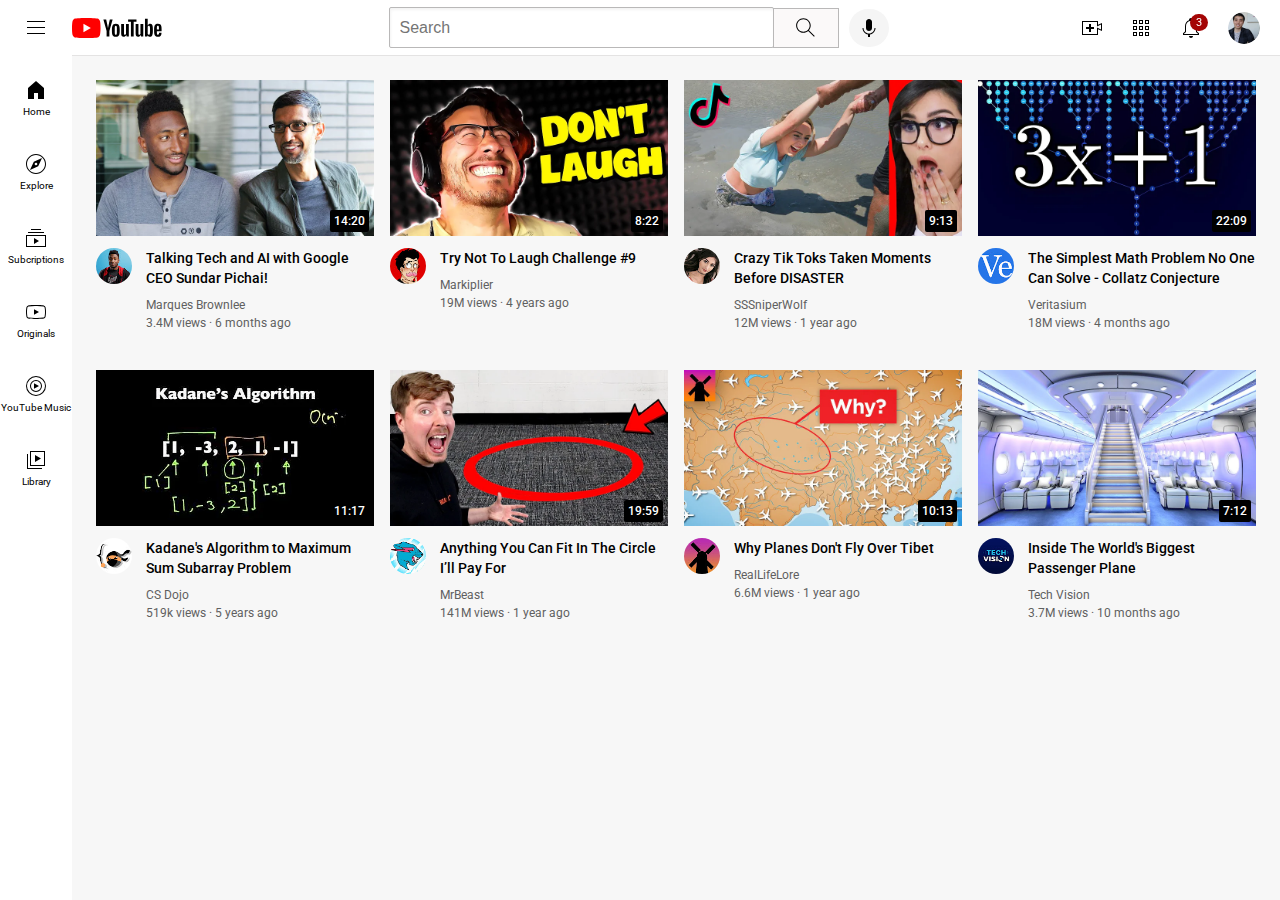
<file: index.html>
<!DOCTYPE html>
<html>
  
  <head>

    <title>YouTube.com Clone</title>

    <link rel="preconnect" href="https://fonts.googleapis.com">
    <link rel="preconnect" href="https://fonts.gstatic.com" crossorigin>
    <link href="https://fonts.googleapis.com/css2?family=Roboto:ital,wght@0,100..900;1,100..900&display=swap" rel="stylesheet">

    <link rel="stylesheet" href="styles/general.css">
    <link rel="stylesheet" href="styles/header.css">
    <link rel="stylesheet" href="styles/video.css">
    <link rel="stylesheet" href="styles/sidebar.css">

  </head>

  <body>

    <header class="header">

      <div class="left-section">

        <img class="hamburger-menu" src="icons/hamburger-menu.svg">
        <img class="youtube-logo" src="icons/youtube-logo.svg">

      </div>

      <div class="middle-section">

        <input class="search-bar" type="text" placeholder="Search">

        <!--Put position absolute inside position relative-->
        <button class="search-button">
          <img class="search-icon" src="icons/search.svg">
          <div class="tooltip">Search</div>
        </button>

        <button class="voice-search-button">
          <img class="voice-search-icon" src="icons/voice-search-icon.svg">
          <div class="tooltip">Search with your voice</div>
        </button>
      </div>

      <div class="right-section">

        <div class="upload-icon-container">
          <img class="upload-icon" src="icons/upload.svg">
          <div class="tooltip">Create</div>
        </div>
        
        <div class="youtube-apps-icon-container">
          <img class="youtube-apps-icon" src="icons/youtube-apps.svg">
          <div class="tooltip">YouTube apps</div>
        </div>
        
        <div class="notifications-icon-container">
          <div class="notifications-icon-tooltip">
            <img class="notifications-icon" src="icons/notifications.svg">
            <div class="tooltip">Notifications</div>
          </div>
          
          <div class="notifications-count">3</div>
        </div>
         
        <img class="current-user-picture" src="channel-pictures/my-channel.jpeg">
      </div>

    </header>

    <nav class="sidebar">
      <div class="sidebar-link">
        <img src="icons/home.svg">
        <div>Home</div>
      </div>
      <div class="sidebar-link">
        <img src="icons/explore.svg">
        <div>Explore</div>
      </div>
      <div class="sidebar-link">
        <img src="icons/subscriptions.svg">
        <div>Subcriptions</div>
      </div>
      <div class="sidebar-link">
        <img src="icons/originals.svg">
        <div>Originals</div>
      </div>
      <div class="sidebar-link">
        <img src="icons/youtube-music.svg">
        <div>YouTube Music</div>
      </div>
      <div class="sidebar-link">
        <img src="icons/library.svg">
        <div>Library</div>
      </div>
    </nav>

    <main>
      <section class="video-grid">

        <div class="video-preview">
  
          <div class="thumbnail-row">
            <img class="thumbnail" src="thumbnails/thumbnail-1.webp">
            <div class="video-time">14:20</div>
          </div>
    
          <div class="video-info-grid">
    
            <div class="channel-picture">
              <img class="profile-picture" src="channel-pictures/channel-1.jpeg">
            </div>
    
            <div class="video-info">
              <p class="video-title">
                Talking Tech and AI with Google CEO Sundar Pichai!
              </p>
          
              <p class="video-author">
                Marques Brownlee
              </p>
          
              <p class="video-stats">
                <!-- HTML character entity used -->
                3.4M views &#183; 6 months ago
              </p>
            </div>
    
          </div>
    
        </div>
    
    
        <div class="video-preview">
          <div class="thumbnail-row">
            <img class="thumbnail" src="thumbnails/thumbnail-2.webp">
            <div class="video-time">8:22</div>
          </div>
    
          <div class="video-info-grid">
    
            <div class="channel-picture">
              <img class="profile-picture" src="channel-pictures/channel-2.jpeg">
            </div>
    
            <div class="video-info">
              <p class="video-title">
                Try Not To Laugh Challenge #9
              </p>
          
              <p class="video-author">
                Markiplier
              </p>
          
              <p class="video-stats">
                19M views &#183; 4 years ago
              </p>
            </div>
    
          </div>
    
        </div>
        
        <div class="video-preview">
          <div class="thumbnail-row">
            <img class="thumbnail" src="thumbnails/thumbnail-3.webp">
            <div class="video-time">9:13</div>
          </div>
    
          <div class="video-info-grid">
    
            <div class="channel-picture">
              <img class="profile-picture" src="channel-pictures/channel-3.jpeg">
            </div>
    
            <div class="video-info">
              <p class="video-title">
                Crazy Tik Toks Taken Moments Before DISASTER
              </p>
          
              <p class="video-author">
                SSSniperWolf
              </p>
          
              <p class="video-stats">
                12M views &#183; 1 year ago
              </p>
            </div>
    
          </div>
    
        </div>
    
    
        <div class="video-preview">
          <div class="thumbnail-row">
            <img class="thumbnail" src="thumbnails/thumbnail-4.webp">
            <div class="video-time">22:09</div>
          </div>
    
          <div class="video-info-grid">
    
            <div class="channel-picture">
              <img class="profile-picture" src="channel-pictures/channel-4.jpeg">
            </div>
    
            <div class="video-info">
              <p class="video-title">
                The Simplest Math Problem No One Can Solve - Collatz Conjecture
              </p>
          
              <p class="video-author">
                Veritasium
              </p>
          
              <p class="video-stats">
                18M views &#183; 4 months ago
              </p>
            </div>
    
          </div>
    
        </div>
    
        <div class="video-preview">
          <div class="thumbnail-row">
            <img class="thumbnail" src="thumbnails/thumbnail-5.webp">
            <div class="video-time">11:17</div>
          </div>
    
          <div class="video-info-grid">
    
            <div class="channel-picture">
              <img class="profile-picture" src="channel-pictures/channel-5.jpeg">
            </div>
    
            <div class="video-info">
              <p class="video-title">
                
                Kadane's Algorithm to Maximum Sum Subarray Problem
              </p>
          
              <p class="video-author">
                CS Dojo
              </p>
          
              <p class="video-stats">
                519k views &#183; 5 years ago
              </p>
            </div>
    
          </div>
    
        </div>
    
    
        <div class="video-preview">
          <div class="thumbnail-row">
            <img class="thumbnail" src="thumbnails/thumbnail-6.webp">
            <div class="video-time">19:59</div>
          </div>
    
          <div class="video-info-grid">
    
            <div class="channel-picture">
              <img class="profile-picture" src="channel-pictures/channel-6.jpeg">
            </div>
    
            <div class="video-info">
              <p class="video-title">
                Anything You Can Fit In The Circle I’ll Pay For
              </p>
          
              <p class="video-author">
                MrBeast
              </p>
          
              <p class="video-stats">
                141M views &#183; 1 year ago
              </p>
            </div>
    
          </div>
    
        </div>

        <div class="video-preview">
          <div class="thumbnail-row">
            <img class="thumbnail" src="thumbnails/thumbnail-7.webp">
            <div class="video-time">10:13</div>
          </div>
    
          <div class="video-info-grid">
    
            <div class="channel-picture">
              <img class="profile-picture" src="channel-pictures/channel-7.jpeg">
            </div>
    
            <div class="video-info">
              <p class="video-title">
                Why Planes Don't Fly Over Tibet
              </p>
          
              <p class="video-author">
                RealLifeLore
              </p>
          
              <p class="video-stats">
                6.6M views &#183; 1 year ago
              </p>
            </div>
    
          </div>
    
        </div>

        <div class="video-preview">
          <div class="thumbnail-row">
            <img class="thumbnail" src="thumbnails/thumbnail-8.webp">
            <div class="video-time">7:12</div>
          </div>
    
          <div class="video-info-grid">
    
            <div class="channel-picture">
              <img class="profile-picture" src="channel-pictures/channel-8.jpeg">
            </div>
    
            <div class="video-info">
              <p class="video-title">
                Inside The World's Biggest Passenger Plane
              </p>
          
              <p class="video-author">
                Tech Vision
              </p>
          
              <p class="video-stats">
                3.7M views &#183; 10 months ago
              </p>
            </div>
    
          </div>
    
        </div>
  
      </section>
    </main>

  </body>
</html>
</file>
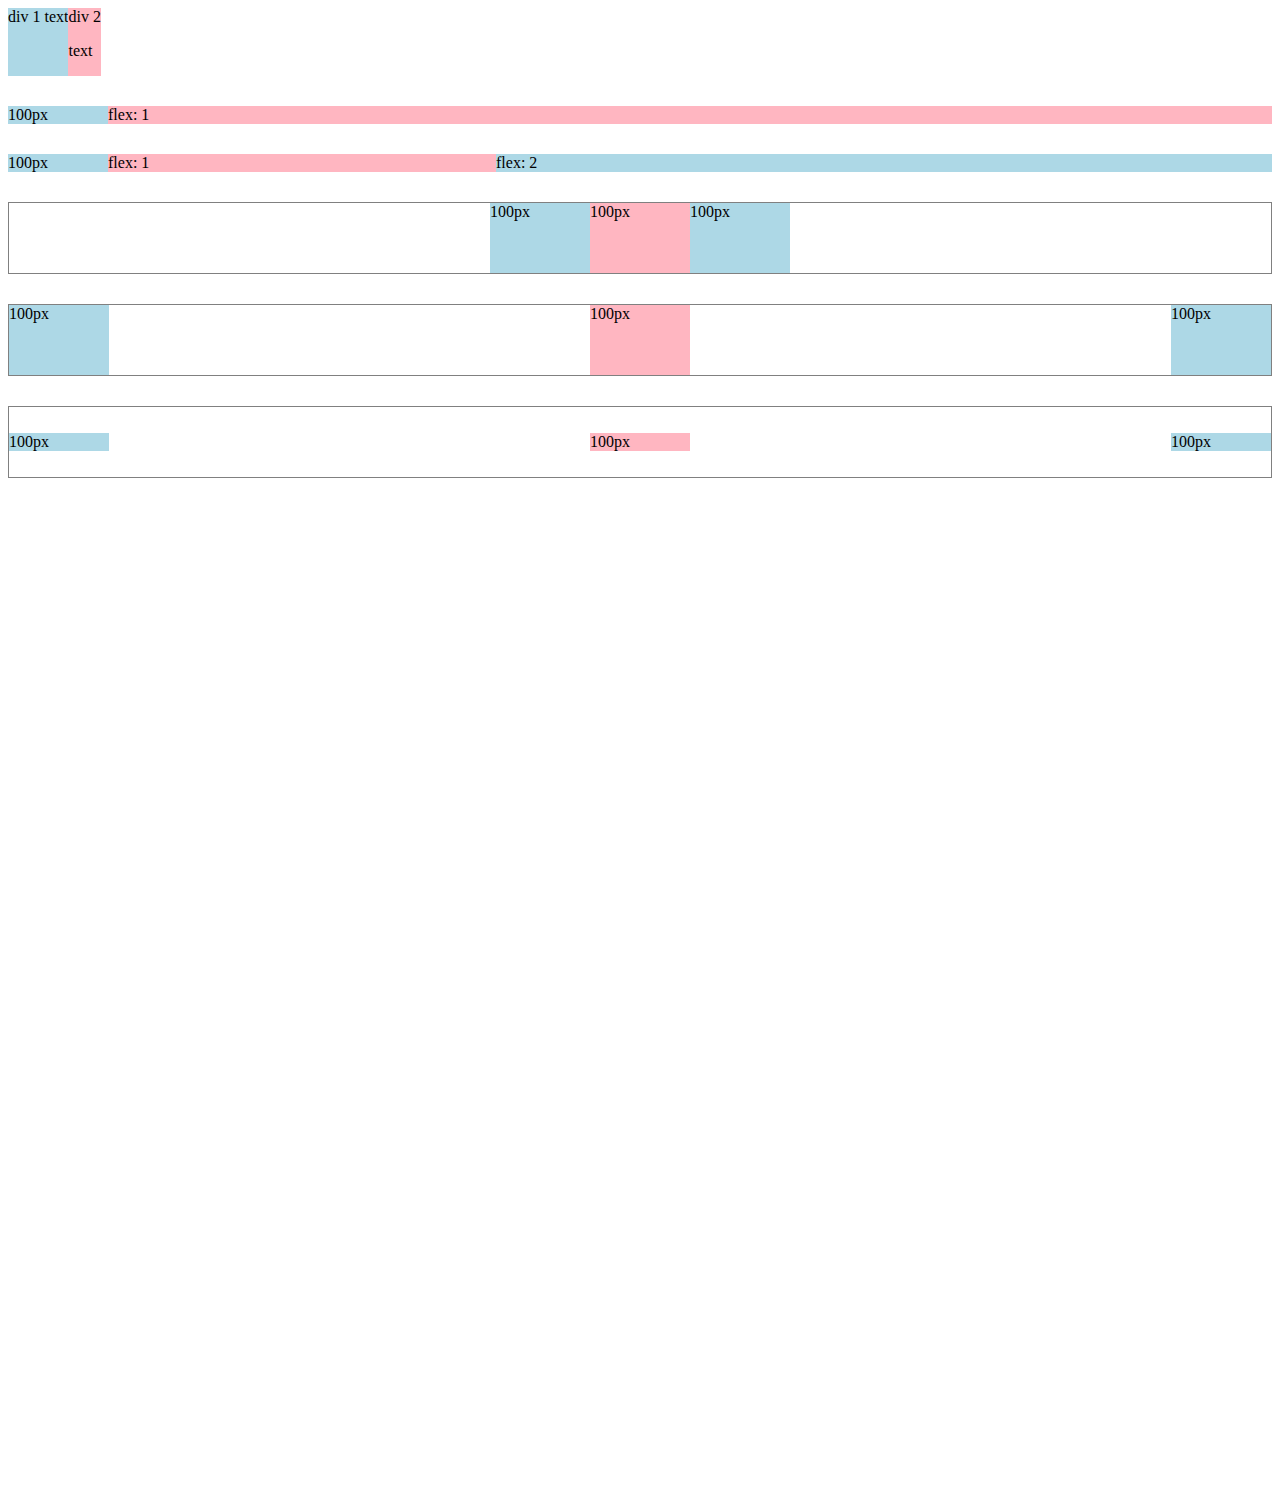
<file: flexbox.html>
<!DOCTYPE html>
<html>

  <head>
    <title>Flexbox Practice</title>
  </head>
  
  <body style="padding-bottom: 1000px;">

    <div style="
      display: flex;
      flex-direction: row;">

      <div style="background-color: lightblue;">div 1 text</div>
      <div style="background-color: lightpink;">div 2 <p>text</p></div>

    </div>

    <div style="
      display: flex;
      flex-direction: row;
      margin-top: 30px;">

      <div style="background-color: lightblue; width: 100px;">100px</div>
      <div style="background-color: lightpink; flex: 1;">flex: 1</div>

    </div>

    <div style="
      display: flex;
      flex-direction: row;
      margin-top: 30px;">

      <div style="background-color: lightblue; width: 100px;">100px</div>
      <div style="background-color: lightpink; flex: 1;">flex: 1</div>
      <div style="background-color: lightblue; flex: 2;">flex: 2</div>

    </div>

    <div style="
      display: flex;
      flex-direction: row;
      margin-top: 30px;
      height: 70px;
      border-width: 1px;
      border-style: solid;
      border-color: gray;
      justify-content: center;">

      <div style="background-color: lightblue; width: 100px;">100px</div>
      <div style="background-color: lightpink; width: 100px;">100px</div>
      <div style="background-color: lightblue; width: 100px;">100px</div>

    </div>

    <div style="
      display: flex;
      flex-direction: row;
      margin-top: 30px;
      height: 70px;
      border-width: 1px;
      border-style: solid;
      border-color: gray;
      justify-content: space-between;">

      <div style="background-color: lightblue; width: 100px;">100px</div>
      <div style="background-color: lightpink; width: 100px;">100px</div>
      <div style="background-color: lightblue; width: 100px;">100px</div>

    </div>

    <div style="
      display: flex;
      flex-direction: row;
      margin-top: 30px;
      height: 70px;
      border-width: 1px;
      border-style: solid;
      border-color: gray;
      justify-content: space-between;
      align-items: center;">

      <div style="background-color: lightblue; width: 100px;">100px</div>
      <div style="background-color: lightpink; width: 100px;">100px</div>
      <div style="background-color: lightblue; width: 100px;">100px</div>

    </div>

  </body>

</html>
</file>
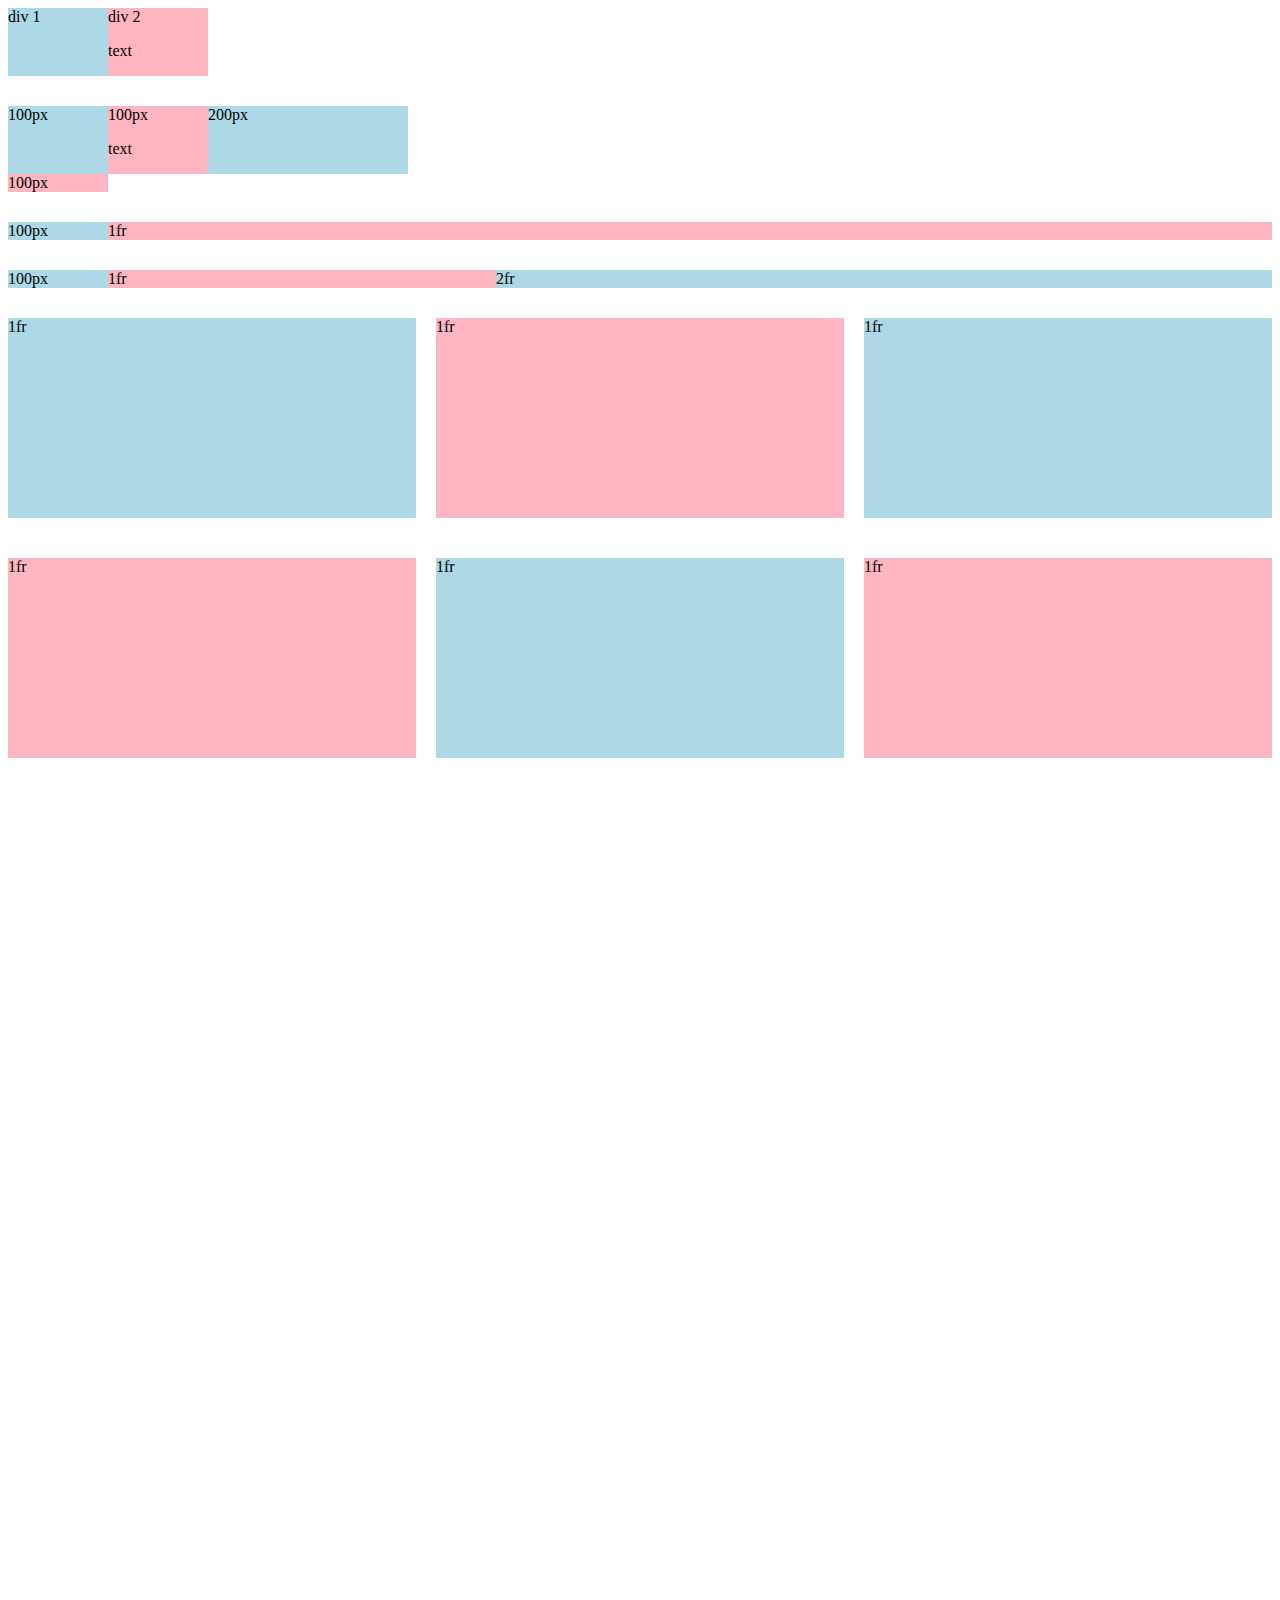
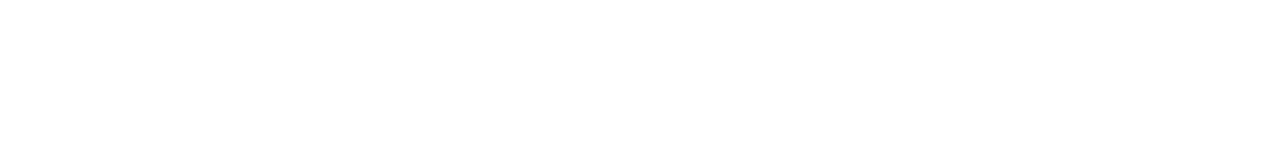
<file: grid.html>
<!DOCTYPE html>
<html>

  <head>
    <title>Grid Practice</title>
  </head>

  <body style="padding-bottom: 1000px;">
    <div style="
      display: grid;
      grid-template-columns: 100px 100px;">

      <div style="background-color: lightblue;">div 1</div>
      <div style="background-color: lightpink;">div 2 <p>text</p></div>
    </div>

    <div style="
      margin-top: 30px;
      display: grid;
      grid-template-columns: 100px 100px 200px;">
      
      <div style="background-color: lightblue;">100px</div>
      <div style="background-color: lightpink;">100px <p>text</p></div>
      <div style="background-color: lightblue;">200px</div>
      <div style="background-color: lightpink;">100px</div>
    </div>

    <div style="
      margin-top: 30px;
      display: grid;
      grid-template-columns: 100px 1fr;">
      
      <div style="background-color: lightblue;">100px</div>
      <div style="background-color: lightpink;">1fr</div>
    </div>

    <div style="
      margin-top: 30px;
      display: grid;
      grid-template-columns: 100px 1fr 2fr;">
      
      <div style="background-color: lightblue;">100px</div>
      <div style="background-color: lightpink;">1fr</div>
      <div style="background-color: lightblue;">2fr</div>
    </div>

    <div style="
      margin-top: 30px;
      display: grid;
      grid-template-columns: 1fr 1fr 1fr;
      column-gap: 20px;
      row-gap: 40px;">
      
      <div style="background-color: lightblue; height: 200px;">1fr</div>
      <div style="background-color: lightpink; height: 200px;">1fr</div>
      <div style="background-color: lightblue; height: 200px;">1fr</div>
      <div style="background-color: lightpink; height: 200px;">1fr</div>
      <div style="background-color: lightblue; height: 200px;">1fr</div>
      <div style="background-color: lightpink; height: 200px;">1fr</div>
  </div>

  </body>

</html>
</file>
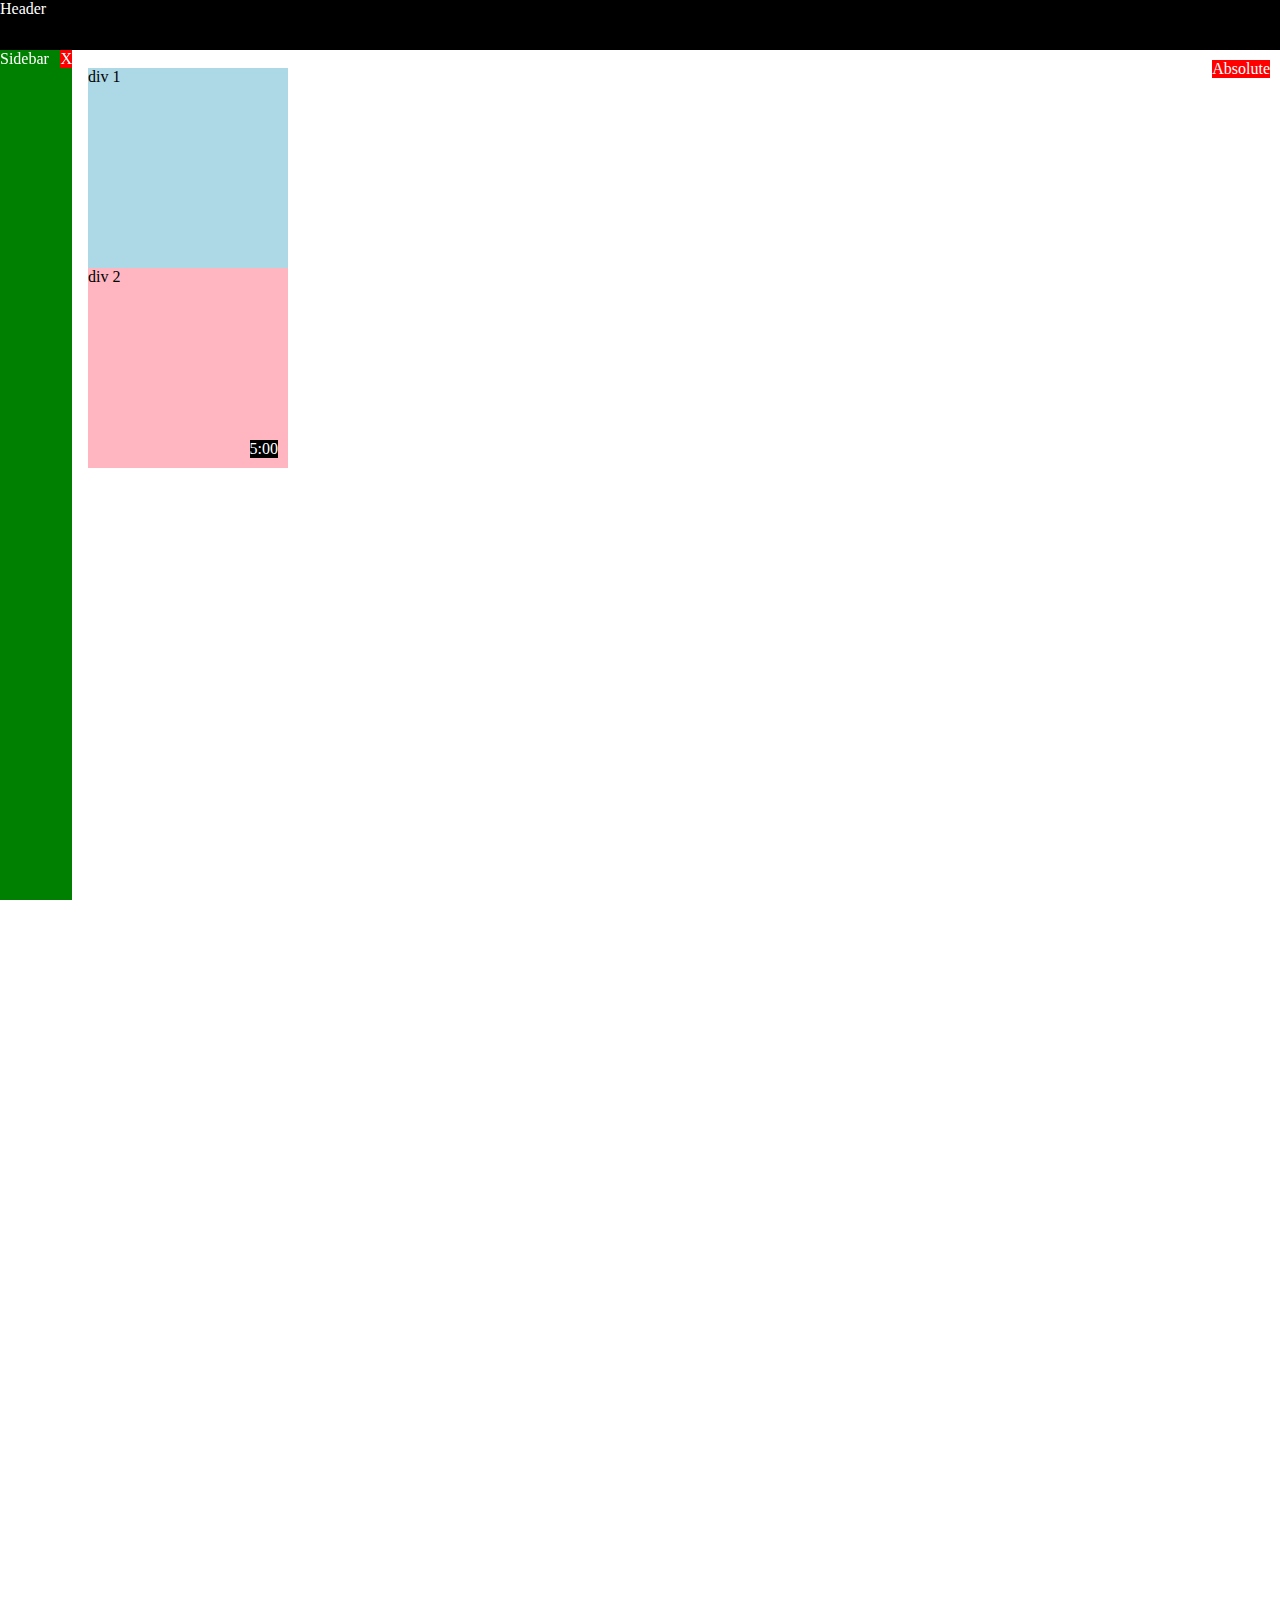
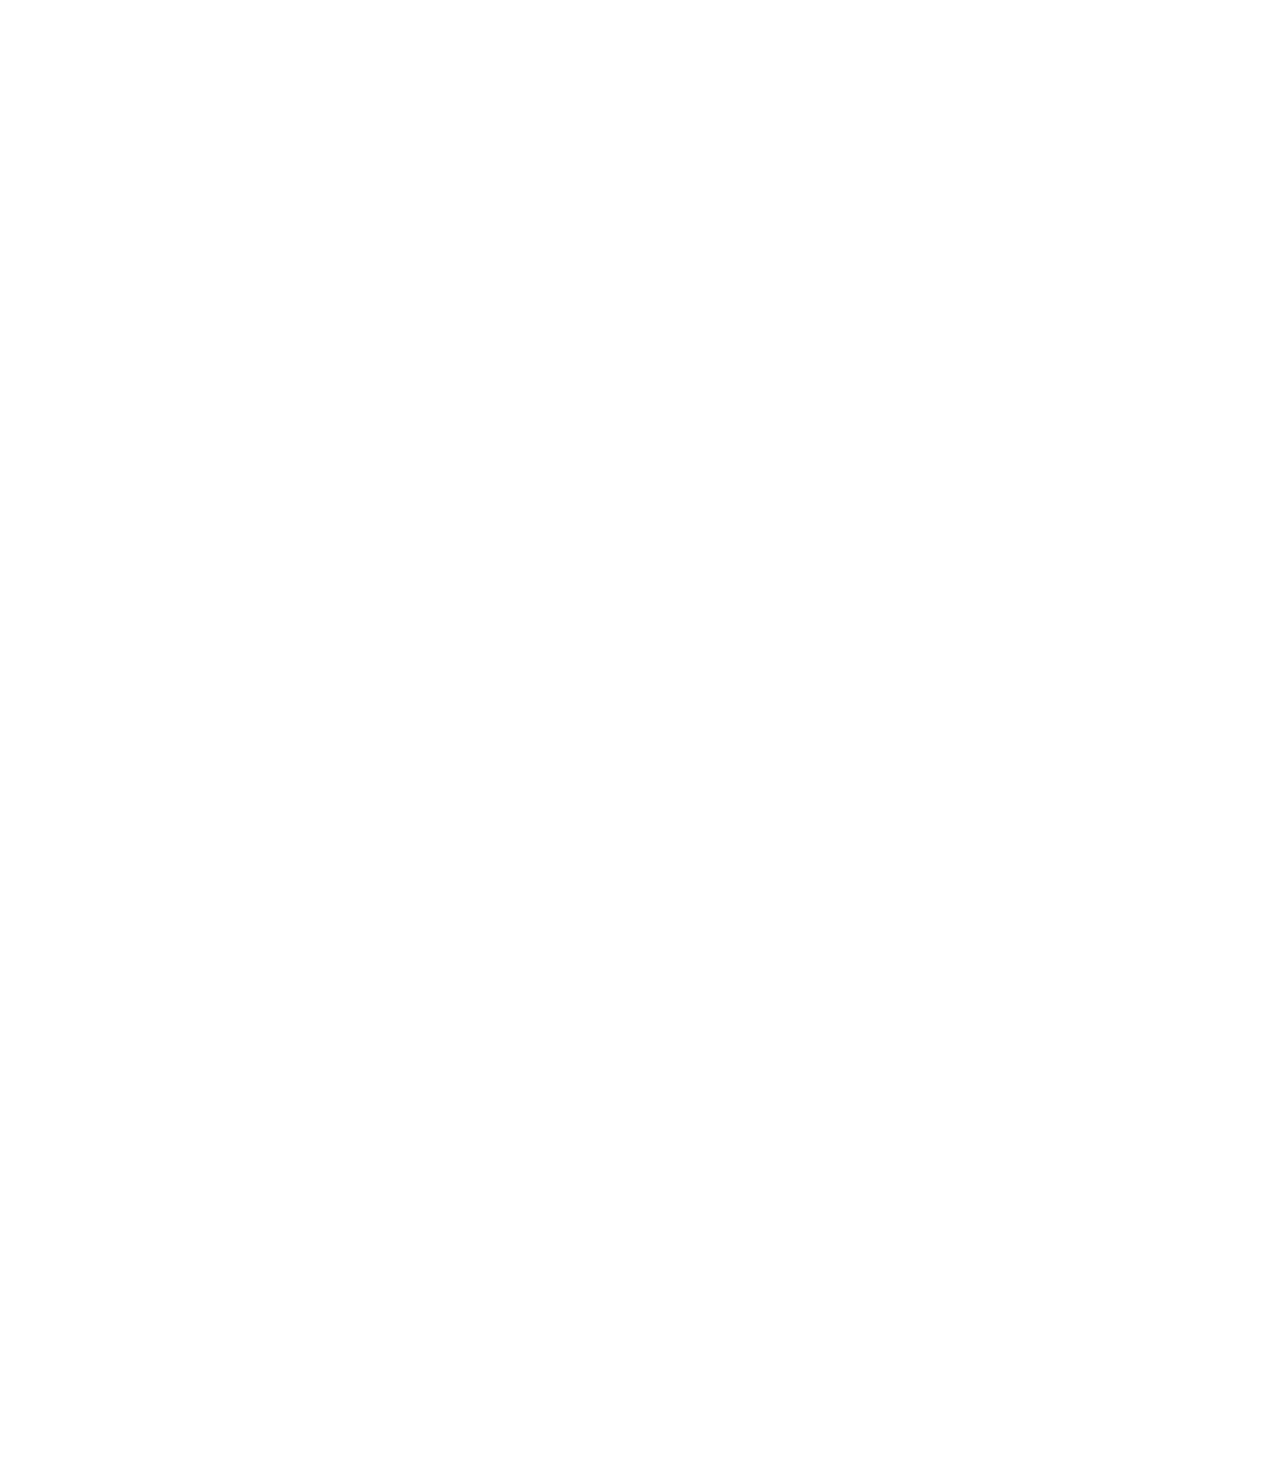
<file: position.html>
<!DOCTYPE html>

<html>

  <head>
    <title>Position Practice</title>
  </head>

  <body style="
    height: 3000px;
    padding-top: 60px;
    padding-left: 80px;">

    <div style="
      background-color: black;
      color: white;
      position: fixed;
      top: 0;
      left: 0;
      right: 0;
      height: 50px;
      z-index: 100;">
      Header
    </div>

    <div style="
      position: absolute;
      background-color: red;
      color: white;
      top: 60px;
      right: 10px;">
      Absolute
    </div>

    <div style="
      background-color: green;
      color: white;
      position: fixed;
      left: 0;
      bottom: 0;
      top: 50px;
      width: 72px;">
      Sidebar

      <div style="
        position: absolute;
        background-color: red;
        color: white;
        top: 0;
        right: 0;">
        X
      </div>

    </div>

    <div style="
      background-color: lightblue;
      height: 200px;
      width: 200px;
      position: static;">
      div 1
    </div>

    <div style="
      background-color: lightpink;
      height: 200px;
      width: 200px;
      position: relative;">
      div 2

      <div style="
        position: absolute;
        background-color: black;
        color: white;
        bottom: 10px;
        right: 10px;">
        5:00
      </div>

    </div>

  </body>

</html>
</file>
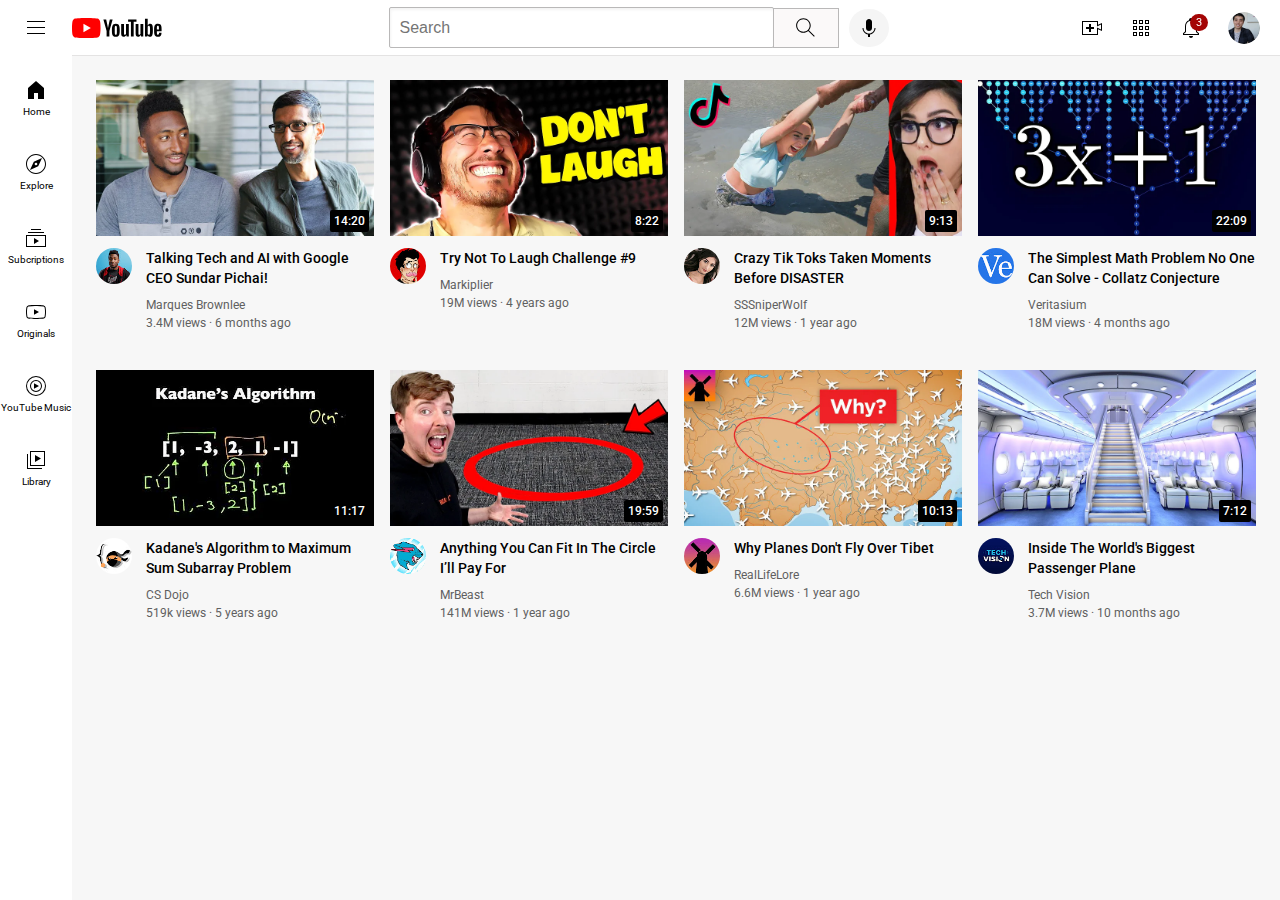
<file: youtube.html>
<!DOCTYPE html>
<html>
  
  <head>

    <title>YouTube.com Clone</title>

    <link rel="preconnect" href="https://fonts.googleapis.com">
    <link rel="preconnect" href="https://fonts.gstatic.com" crossorigin>
    <link href="https://fonts.googleapis.com/css2?family=Roboto:ital,wght@0,100..900;1,100..900&display=swap" rel="stylesheet">

    <link rel="stylesheet" href="styles/general.css">
    <link rel="stylesheet" href="styles/header.css">
    <link rel="stylesheet" href="styles/video.css">
    <link rel="stylesheet" href="styles/sidebar.css">

  </head>

  <body>

    <header class="header">

      <div class="left-section">

        <img class="hamburger-menu" src="icons/hamburger-menu.svg">
        <img class="youtube-logo" src="icons/youtube-logo.svg">

      </div>

      <div class="middle-section">

        <input class="search-bar" type="text" placeholder="Search">

        <!--Put position absolute inside position relative-->
        <button class="search-button">
          <img class="search-icon" src="icons/search.svg">
          <div class="tooltip">Search</div>
        </button>

        <button class="voice-search-button">
          <img class="voice-search-icon" src="icons/voice-search-icon.svg">
          <div class="tooltip">Search with your voice</div>
        </button>
      </div>

      <div class="right-section">

        <div class="upload-icon-container">
          <img class="upload-icon" src="icons/upload.svg">
          <div class="tooltip">Create</div>
        </div>
        
        <div class="youtube-apps-icon-container">
          <img class="youtube-apps-icon" src="icons/youtube-apps.svg">
          <div class="tooltip">YouTube apps</div>
        </div>
        
        <div class="notifications-icon-container">
          <div class="notifications-icon-tooltip">
            <img class="notifications-icon" src="icons/notifications.svg">
            <div class="tooltip">Notifications</div>
          </div>
          
          <div class="notifications-count">3</div>
        </div>
         
        <img class="current-user-picture" src="channel-pictures/my-channel.jpeg">
      </div>

    </header>

    <nav class="sidebar">
      <div class="sidebar-link">
        <img src="icons/home.svg">
        <div>Home</div>
      </div>
      <div class="sidebar-link">
        <img src="icons/explore.svg">
        <div>Explore</div>
      </div>
      <div class="sidebar-link">
        <img src="icons/subscriptions.svg">
        <div>Subcriptions</div>
      </div>
      <div class="sidebar-link">
        <img src="icons/originals.svg">
        <div>Originals</div>
      </div>
      <div class="sidebar-link">
        <img src="icons/youtube-music.svg">
        <div>YouTube Music</div>
      </div>
      <div class="sidebar-link">
        <img src="icons/library.svg">
        <div>Library</div>
      </div>
    </nav>

    <main>
      <section class="video-grid">

        <div class="video-preview">
  
          <div class="thumbnail-row">
            <img class="thumbnail" src="thumbnails/thumbnail-1.webp">
            <div class="video-time">14:20</div>
          </div>
    
          <div class="video-info-grid">
    
            <div class="channel-picture">
              <img class="profile-picture" src="channel-pictures/channel-1.jpeg">
            </div>
    
            <div class="video-info">
              <p class="video-title">
                Talking Tech and AI with Google CEO Sundar Pichai!
              </p>
          
              <p class="video-author">
                Marques Brownlee
              </p>
          
              <p class="video-stats">
                <!-- HTML character entity used -->
                3.4M views &#183; 6 months ago
              </p>
            </div>
    
          </div>
    
        </div>
    
    
        <div class="video-preview">
          <div class="thumbnail-row">
            <img class="thumbnail" src="thumbnails/thumbnail-2.webp">
            <div class="video-time">8:22</div>
          </div>
    
          <div class="video-info-grid">
    
            <div class="channel-picture">
              <img class="profile-picture" src="channel-pictures/channel-2.jpeg">
            </div>
    
            <div class="video-info">
              <p class="video-title">
                Try Not To Laugh Challenge #9
              </p>
          
              <p class="video-author">
                Markiplier
              </p>
          
              <p class="video-stats">
                19M views &#183; 4 years ago
              </p>
            </div>
    
          </div>
    
        </div>
        
        <div class="video-preview">
          <div class="thumbnail-row">
            <img class="thumbnail" src="thumbnails/thumbnail-3.webp">
            <div class="video-time">9:13</div>
          </div>
    
          <div class="video-info-grid">
    
            <div class="channel-picture">
              <img class="profile-picture" src="channel-pictures/channel-3.jpeg">
            </div>
    
            <div class="video-info">
              <p class="video-title">
                Crazy Tik Toks Taken Moments Before DISASTER
              </p>
          
              <p class="video-author">
                SSSniperWolf
              </p>
          
              <p class="video-stats">
                12M views &#183; 1 year ago
              </p>
            </div>
    
          </div>
    
        </div>
    
    
        <div class="video-preview">
          <div class="thumbnail-row">
            <img class="thumbnail" src="thumbnails/thumbnail-4.webp">
            <div class="video-time">22:09</div>
          </div>
    
          <div class="video-info-grid">
    
            <div class="channel-picture">
              <img class="profile-picture" src="channel-pictures/channel-4.jpeg">
            </div>
    
            <div class="video-info">
              <p class="video-title">
                The Simplest Math Problem No One Can Solve - Collatz Conjecture
              </p>
          
              <p class="video-author">
                Veritasium
              </p>
          
              <p class="video-stats">
                18M views &#183; 4 months ago
              </p>
            </div>
    
          </div>
    
        </div>
    
        <div class="video-preview">
          <div class="thumbnail-row">
            <img class="thumbnail" src="thumbnails/thumbnail-5.webp">
            <div class="video-time">11:17</div>
          </div>
    
          <div class="video-info-grid">
    
            <div class="channel-picture">
              <img class="profile-picture" src="channel-pictures/channel-5.jpeg">
            </div>
    
            <div class="video-info">
              <p class="video-title">
                
                Kadane's Algorithm to Maximum Sum Subarray Problem
              </p>
          
              <p class="video-author">
                CS Dojo
              </p>
          
              <p class="video-stats">
                519k views &#183; 5 years ago
              </p>
            </div>
    
          </div>
    
        </div>
    
    
        <div class="video-preview">
          <div class="thumbnail-row">
            <img class="thumbnail" src="thumbnails/thumbnail-6.webp">
            <div class="video-time">19:59</div>
          </div>
    
          <div class="video-info-grid">
    
            <div class="channel-picture">
              <img class="profile-picture" src="channel-pictures/channel-6.jpeg">
            </div>
    
            <div class="video-info">
              <p class="video-title">
                Anything You Can Fit In The Circle I’ll Pay For
              </p>
          
              <p class="video-author">
                MrBeast
              </p>
          
              <p class="video-stats">
                141M views &#183; 1 year ago
              </p>
            </div>
    
          </div>
    
        </div>

        <div class="video-preview">
          <div class="thumbnail-row">
            <img class="thumbnail" src="thumbnails/thumbnail-7.webp">
            <div class="video-time">10:13</div>
          </div>
    
          <div class="video-info-grid">
    
            <div class="channel-picture">
              <img class="profile-picture" src="channel-pictures/channel-7.jpeg">
            </div>
    
            <div class="video-info">
              <p class="video-title">
                Why Planes Don't Fly Over Tibet
              </p>
          
              <p class="video-author">
                RealLifeLore
              </p>
          
              <p class="video-stats">
                6.6M views &#183; 1 year ago
              </p>
            </div>
    
          </div>
    
        </div>

        <div class="video-preview">
          <div class="thumbnail-row">
            <img class="thumbnail" src="thumbnails/thumbnail-8.webp">
            <div class="video-time">7:12</div>
          </div>
    
          <div class="video-info-grid">
    
            <div class="channel-picture">
              <img class="profile-picture" src="channel-pictures/channel-8.jpeg">
            </div>
    
            <div class="video-info">
              <p class="video-title">
                Inside The World's Biggest Passenger Plane
              </p>
          
              <p class="video-author">
                Tech Vision
              </p>
          
              <p class="video-stats">
                3.7M views &#183; 10 months ago
              </p>
            </div>
    
          </div>
    
        </div>
  
      </section>
    </main>

  </body>
</html>
</file>
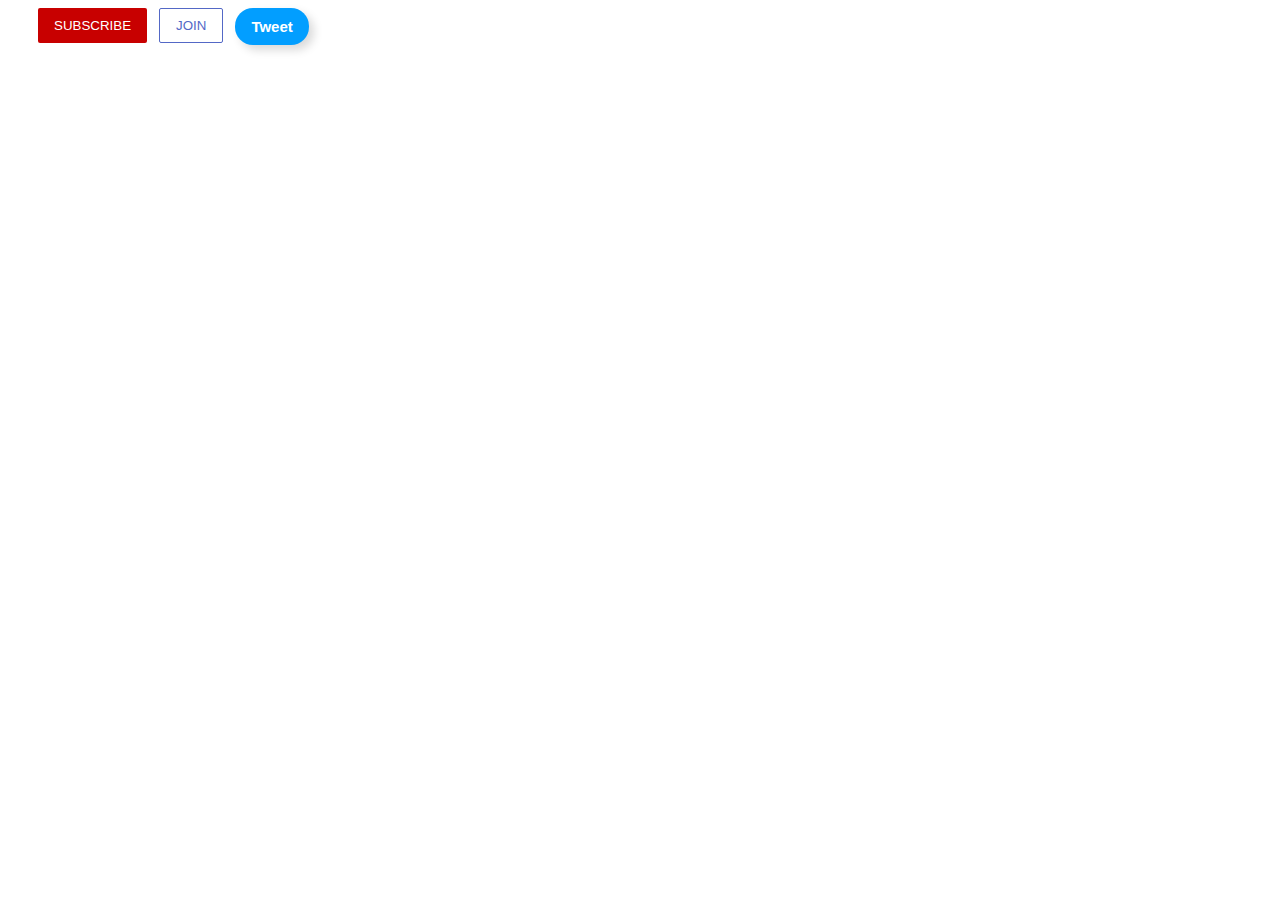
<file: intro-to-html/buttons.html>
<!DOCTYPE html>
<html>

  <head>

    <title>
      Buttons Practice
    </title>

    <link rel="stylesheet" href="styles/buttons.css">

    <link rel="preconnect" href="https://fonts.googleapis.com">
    <link rel="preconnect" href="https://fonts.gstatic.com" crossorigin>
    <link href="https://fonts.googleapis.com/css2?family=Montserrat:ital,wght@0,100..900;1,100..900&display=swap" rel="stylesheet">

  </head>

  <body>
    <button class="subscribe-button">
      SUBSCRIBE
    </button>
    
    <button class="join-button">
      JOIN
    </button>
    
    <button class="tweet-button">
      Tweet
    </button>
  </body>
</html>
</file>
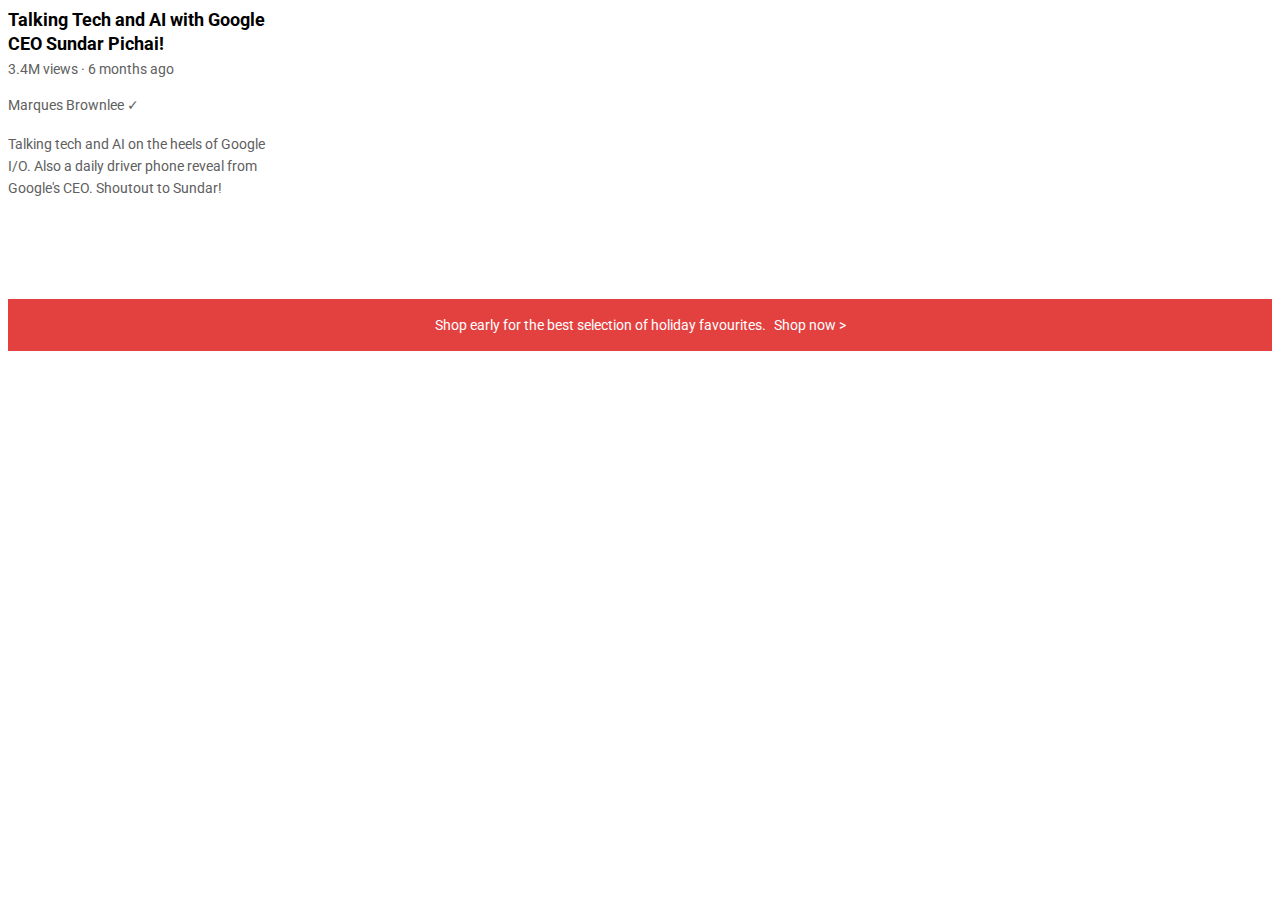
<file: intro-to-html/text.html>
<!DOCTYPE html>
<html>
  <head>
    <title>
      Text Practice
    </title>

    <link rel="stylesheet" href="styles/text.css">

    <link rel="preconnect" href="https://fonts.googleapis.com">
    <link rel="preconnect" href="https://fonts.gstatic.com" crossorigin>
    <link href="https://fonts.googleapis.com/css2?family=Roboto:ital,wght@0,100..900;1,100..900&display=swap" rel="stylesheet">

  </head>

  <body>
    <p class="video-title">
      Talking Tech and AI with Google CEO Sundar Pichai!
    </p>
    
    <p class="video-stats">
      3.4M views &#183; 6 months ago
    </p>
    
    <p class="video-author">
      Marques Brownlee &#10003;
    </p>
    
    <p class="video-description">
      Talking tech and AI on the heels of Google I/O. Also a daily driver phone reveal from Google's CEO. Shoutout to Sundar!
    </p>
    
    <p class="apple-text">
      Shop early for the best selection of holiday favourites. <span class="shop-link">Shop now &#62;</span> 
    </p>
  </body>
</html>
</file>
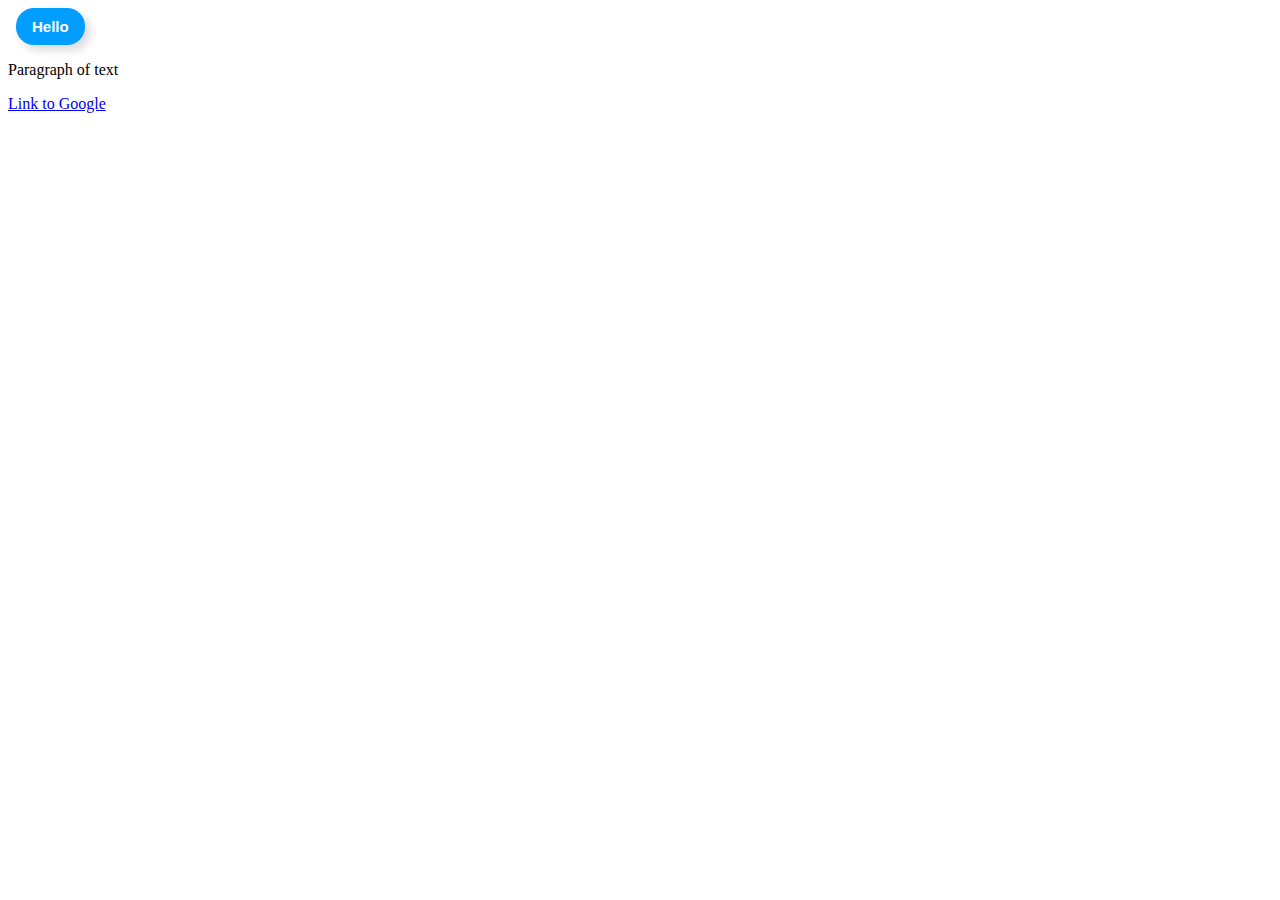
<file: intro-to-html/website.html>
<!DOCTYPE html>
<html>
<head>
  <title>
    First Website
  </title>

  <link rel="stylesheet" href="styles/website.css">

  <link rel="preconnect" href="https://fonts.googleapis.com">
  <link rel="preconnect" href="https://fonts.gstatic.com" crossorigin>
  <link href="https://fonts.googleapis.com/css2?family=Montserrat:ital,wght@0,100..900;1,100..900&display=swap" rel="stylesheet">
</head>

<body>
  <button class="hello-button">
    Hello
  </button>
  
  <p>
    Paragraph of text
  </p>
  
  <a href="https://www.google.com/" target="_blank">
    Link to Google
  </a>
</body>

</html>
</file>
<file: styles/general.css>
p {
  margin-top: 0;
  margin-bottom: 0;
}

body {
  /* This style below will be inherited */
  font-family: Roboto, Arial;
  margin: 0;
  padding-top: 80px;
  padding-left: 96px;
  padding-right: 24px;
  background-color: rgb(247, 247, 247);
}
</file>
<file: styles/header.css>
.header {
    height: 55px;
    display: flex;
    flex-direction: row;
    justify-content: space-between;
    position: fixed;
    top: 0;
    left: 0;
    right: 0;
    background-color: white;
    border-bottom-width: 1px;
    border-bottom-style: solid;
    border-bottom-color: rgb(228, 227, 227);
    z-index: 100;
  }

  .left-section {
    display: flex;
    align-items: center;
  }

  .hamburger-menu {
    height: 24px;
    margin-left: 24px;
    margin-right: 24px;
  }

  .youtube-logo {
    height: 20px;
  }

  .middle-section {
    flex: 1;
    margin-left: 70px;
    margin-right: 35px;
    max-width: 500px;
    display: flex;
    align-items: center;
  }

  .search-bar {
    flex: 1;
    height: 36.2px;
    padding-left: 10px;
    font-size: 16px;
    border: 1px solid rgb(185, 184, 184);
    border-radius: 2px;
    box-shadow: inset 1px 2px 3px rgba(0, 0, 0, 0.05);
    width: 0;
  }

  .search-bar::placeholder {
    font-size: 16px;
  }

  .search-button {
    height: 40px;
    width: 66px;
    background-color: rgb(251, 249, 249);
    border-width: 1px;
    border-style: solid;
    border-color: rgb(185, 184, 184);
    margin-left: -1px;
    margin-right: 10px;
  }

  .search-button,
  .voice-search-button,
  .upload-icon-container,
  .youtube-apps-icon-container,
  .notifications-icon-tooltip {
    display: flex;
    justify-content: center;
    align-items: center;
    position: relative;
  }

  .search-button .tooltip,
  .voice-search-button .tooltip,
  .upload-icon-container .tooltip,
  .youtube-apps-icon-container .tooltip,
  .notifications-icon-tooltip .tooltip {
    position: absolute;
    background-color: gray;
    color: white;
    padding-top: 4px;
    padding-bottom: 4px;
    padding-left: 8px;
    padding-right: 8px;
    border-radius: 2px;
    font-size: 12px;
    bottom: -30px;
    opacity: 0;
    transition: opacity 0.15s;
    pointer-events: none;
    white-space: nowrap;
  }

  .search-button:hover .tooltip,
  .voice-search-button:hover .tooltip,
  .upload-icon-container:hover .tooltip,
  .youtube-apps-icon-container:hover .tooltip,
  .notifications-icon-tooltip:hover .tooltip {
    opacity: 1;
  }

  .search-icon {
    height: 25px;
  }

  .voice-search-button {
    height: 38px;
    width: 40px;
    border-radius: 20px;
    border: none;
    background-color: rgb(245, 245, 245);
  }

  .voice-search-icon {
    height: 24px;
  }

  .right-section {
    width: 180px;
    margin-right: 20px;
    display: flex;
    align-items: center;
    justify-content: space-between;
    flex-shrink: 0;
  }

  .upload-icon {
    height: 24px;
  }

  .youtube-apps-icon {
    height: 24px;
  }

  .notifications-icon {
    height: 24px;
  }

  .notifications-icon-container {
    position: relative;
  }

  .notifications-count {
    position: absolute;
    top: -2px;
    right: -5px;
    background-color: rgb(164, 5, 5);
    color: white;
    font-size: 11px;
    padding-left: 6px;
    padding-right: 6px;
    padding-top: 2px;
    padding-bottom: 2px;
    border-radius: 10px;
  }

  .current-user-picture {
    height: 32px;
    border-radius: 16px;
  }
</file>
<file: styles/video.css>
.thumbnail {
  width: 100%;
}

.video-title {
  margin-top: 0;
  font-size: 14px;
  font-weight: 500;
  line-height: 20px;
  margin-bottom: 10px;
}

.video-info-grid {
  display: grid;
  grid-template-columns: 50px 1fr;
}

.profile-picture {
  width: 36px;
  border-radius: 50px;
}

.thumbnail-row {
  margin-bottom: 8px;
  position: relative;
}

.video-author,
.video-stats {
  font-size: 12px;
  color: rgb(96, 96, 96);
}

.video-author {
  margin-bottom: 4px;
}

.video-grid {
  display: grid;
  grid-template-columns: 1fr 1fr 1fr;
  column-gap: 16px;
  row-gap: 40px;
}


@media (max-width: 750px) {
  .video-grid {
    grid-template-columns: 1fr 1fr;
  }
}

@media (min-width: 751px) and (max-width: 999px) {
  .video-grid {
    grid-template-columns: 1fr 1fr 1fr;
  }
}

@media (min-width: 1000px) {
  .video-grid {
    grid-template-columns: 1fr 1fr 1fr 1fr;
  }
}

.video-time {
  font-size: 12px;
  font-weight: 500;
  padding: 4px;
  border-radius: 2px;
  background-color: black;
  color: white;
  position: absolute;
  bottom: 8px;
  right: 5px;
}
</file>
<file: styles/sidebar.css>
.sidebar {
  position: fixed;
  left: 0;
  bottom: 0;
  top: 55px;
  background-color: white;
  width: 72px;
  z-index: 200;
  padding-top: 5px;
}

.sidebar-link {
  height: 74px;
  display: flex;
  justify-content: center;
  align-items: center;
  flex-direction: column;
  cursor: pointer;
}

.sidebar-link:hover {
  background-color: rgb(244, 241, 241);
}

.sidebar-link img {
  height: 24px;
  margin-bottom: 4px;
}

.sidebar-link div {
  font-size: 10px;
}
</file>
<file: intro-to-html/styles/buttons.css>
.subscribe-button {
  background-color: rgb(200, 0, 0);
  color: white;
  border: none;
  border-radius: 2px;
  cursor: pointer;
  margin-right: 8px;
  margin-left: 30px;
  transition: opacity 0.15s;
  padding-top: 10px;
  padding-bottom: 10px;
  padding-left: 16px;
  padding-right: 16px;
  vertical-align: top;
}

.subscribe-button:hover {
  opacity: 0.8;
}

.subscribe-button:active {
  opacity: 0.5;
}

.join-button {
  background-color: white;
  border-color: rgb(83, 104, 198);
  border-style: solid;
  border-width: 1px;
  color: rgb(83, 104, 198);
  border-radius: 2px;
  cursor: pointer;
  transition: background-color 0.15s,
    color 0.15s;
  padding-top: 9px;
  padding-bottom: 9px;
  padding-left: 16px;
  padding-right: 16px;
}

.join-button:hover {
  background-color: rgb(83, 104, 198);
  color: white;
}

.join-button:active {
  opacity: 0.7;
}

.tweet-button {
  background-color: rgb(2, 158, 255);
  border-color: rgb(83, 104, 198);
  border-style: solid;
  border-width: 1px;
  border: none;
  color: white;
  border-radius: 18px;
  font-weight: bold;
  font-size: 15px;
  cursor: pointer;
  margin-left: 8px;
  box-shadow: 5px 5px 10px rgba(0, 0, 0, 0.15);
  transition: box-shadow 0.15s;
  vertical-align: top;
  padding-top: 10px;
  padding-bottom: 10px;
  padding-left: 16px;
  padding-right: 16px;
}

.join-button:hover {
  box-shadow: 5px 5px 10px rgba(0, 0, 0, 0.15);
}
</file>
<file: intro-to-html/styles/text.css>
p {
  font-family: Roboto;
  margin-top: 0;
  margin-bottom: 0;
}

.video-title {
  font-weight: bold;
  font-size: 18px;
  width: 280px;
  line-height: 24px;
  margin-bottom: 5px;
}

.video-stats {
  font-size: 14px;
  color: rgb(96, 96, 96);
  margin-bottom: 20px;
}

.video-author {
  color: rgb(96, 96, 96);
  font-size: 14px;
  margin-bottom: 20px;
}

.video-description {
  color: rgb(96, 96, 96);
  font-size: 14px;
  width: 280px;
  line-height: 22px;
  margin-bottom: 100px;
}

.apple-text {
  margin-bottom: 50px;
  font-size: 14px;
  background-color: rgb(227, 65, 64);
  color: white;
  text-align: center;
  padding-top: 18px;
  padding-bottom: 18px;
}

.shop-link {
  cursor: pointer;
  margin-left: 5px;
}

.shop-link:hover {
  text-decoration: underline;
}
</file>
<file: intro-to-html/styles/website.css>
p {
  font-family: Monstserrat;
}

.hello-button {
  background-color: rgb(2, 158, 255);
  border-color: rgb(83, 104, 198);
  border-style: solid;
  border-width: 1px;
  border: none;
  color: white;
  border-radius: 18px;
  font-weight: bold;
  font-size: 15px;
  cursor: pointer;
  margin-left: 8px;
  box-shadow: 5px 5px 10px rgba(0, 0, 0, 0.15);
  transition: box-shadow 0.15s;
  vertical-align: top;
  padding-top: 10px;
  padding-bottom: 10px;
  padding-left: 16px;
  padding-right: 16px;
}
</file>
